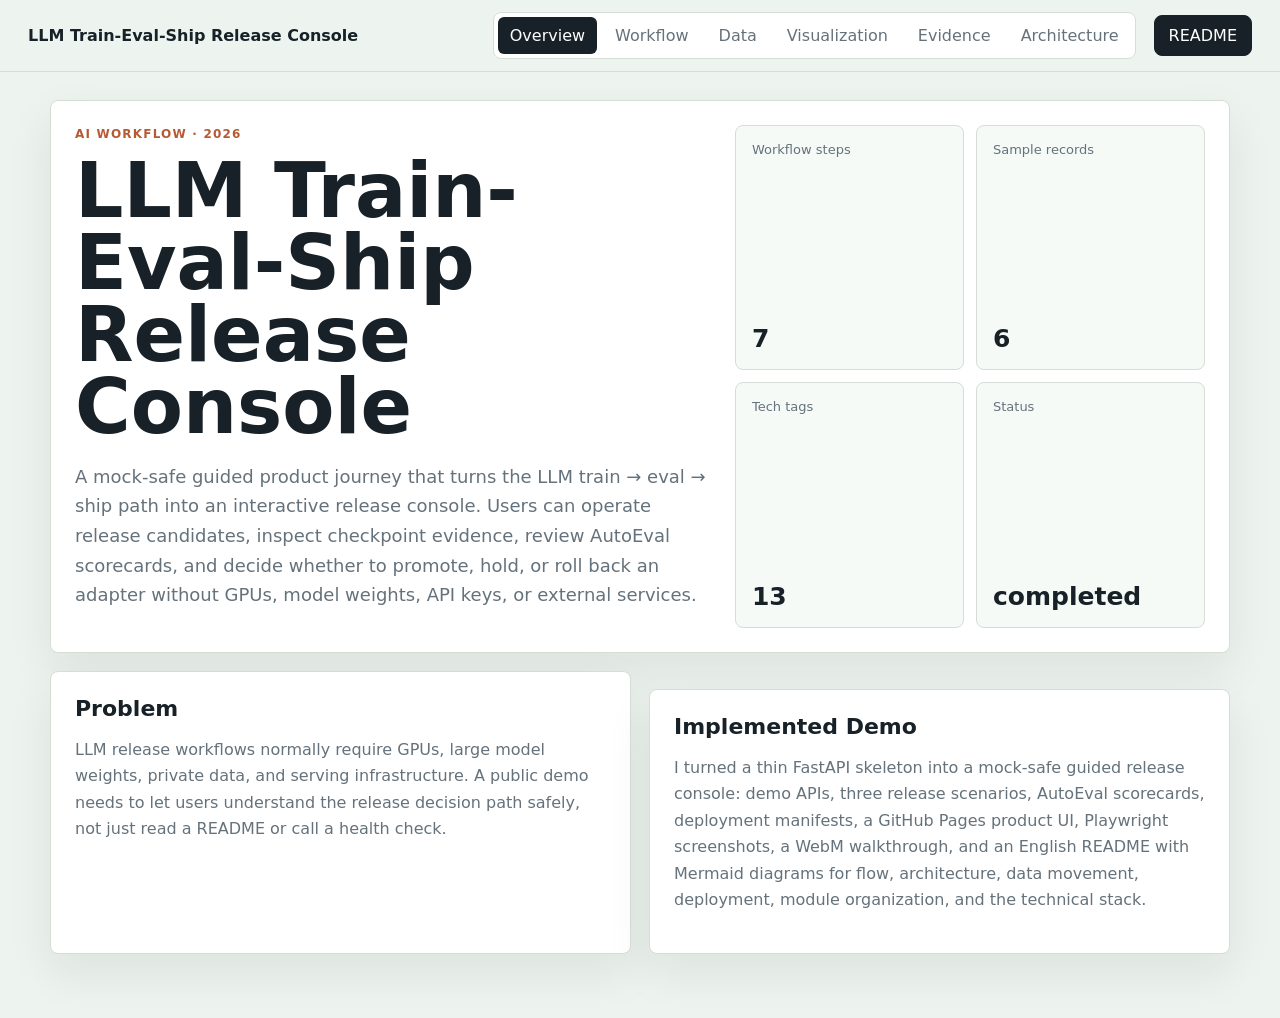
<file: index.html>
<!doctype html>
<html lang="en">
  <head>
    <meta charset="UTF-8" />
    <meta name="viewport" content="width=device-width, initial-scale=1.0" />
    <meta name="description" content="A mock-safe guided product journey that turns the LLM train → eval → ship path into an interactive release console. Users can operate release candidates, inspect checkpoint evidence, review AutoEval scorecards, and decide whether to promote, hold, or roll back an adapter without GPUs, model weights, API keys, or external services." />
    <title>LLM Train-Eval-Ship Release Console Demo</title>
    <link rel="stylesheet" href="./styles.css" />
  </head>
  <body data-project-demo="true">
    <div id="app"></div>
    <script>window.__PROJECT_DEMO__ = {"slug":"llm-train-eval-ship","title":"LLM Train-Eval-Ship Release Console","category":"AI workflow","status":"completed","year":2026,"summary":"A mock-safe guided product journey that turns the LLM train → eval → ship path into an interactive release console. Users can operate release candidates, inspect checkpoint evidence, review AutoEval scorecards, and decide whether to promote, hold, or roll back an adapter without GPUs, model weights, API keys, or external services.","problem":"LLM release workflows normally require GPUs, large model weights, private data, and serving infrastructure. A public demo needs to let users understand the release decision path safely, not just read a README or call a health check.","solution":"I turned a thin FastAPI skeleton into a mock-safe guided release console: demo APIs, three release scenarios, AutoEval scorecards, deployment manifests, a GitHub Pages product UI, Playwright screenshots, a WebM walkthrough, and an English README with Mermaid diagrams for flow, architecture, data movement, deployment, module organization, and the technical stack.","architecture":"This case study is generated from the portfolio catalog pipeline using README, Git metadata, package/build configuration, and media signals. The final architecture narrative still needs source-level review. Current detected technology signals include: Python, FastAPI, Uvicorn, Vanilla JavaScript, Playwright, FFmpeg, Docker, Nginx, GitHub Actions, GitHub Pages, Hugging Face, vLLM, TGI.","setupGuide":"This project does not expose a verified runnable web command yet. Review the README/source tree and add exact install, run, test, and build commands before interview use.\nNo verified build command was detected. Treat the current portfolio page as a case-study placeholder until build steps are reviewed.","technologies":["Python","FastAPI","Uvicorn","Vanilla JavaScript","Playwright","FFmpeg","Docker","Nginx","GitHub Actions","GitHub Pages","Hugging Face","vLLM","TGI"],"repoUrl":"https://github.com/Justin21523/LLM-train-eval-ship","readmeUrl":"https://github.com/Justin21523/LLM-train-eval-ship#readme","modules":[".github/",".gitignore","DEPLOYMENT.md","LICENSE","README.md","app/","docker/","docs/","portfolio-web/","requirements.txt","scripts/","tests/"],"features":["LLM Train-Eval-Ship","Product Positioning","Public Entry Points","System Architecture","Data And Control Flow","Module Organization","I turned a thin FastAPI skeleton into a mock-safe guided release console: demo APIs, three release scenarios, AutoEval scorecards, deployment manifests, a GitHub Pages product UI, Playwright screenshots, a WebM walkthrough, and an English README with Mermaid diagrams for flow, architecture, data movement, deployment, module organization, and the technical stack"],"records":[{"id":"R01","name":"LLM Train-Eval-Ship","owner":"Workflow","status":"Ready","score":62},{"id":"R02","name":"Product Positioning","owner":"Data","status":"Running","score":69},{"id":"R03","name":"Public Entry Points","owner":"Automation","status":"Review","score":76},{"id":"R04","name":"System Architecture","owner":"Review","status":"Complete","score":83},{"id":"R05","name":"Data And Control Flow","owner":"Delivery","status":"Ready","score":90},{"id":"R06","name":"Module Organization","owner":"Quality","status":"Running","score":97}]};</script>
    <script src="./main.js"></script>
  </body>
</html>
</file>
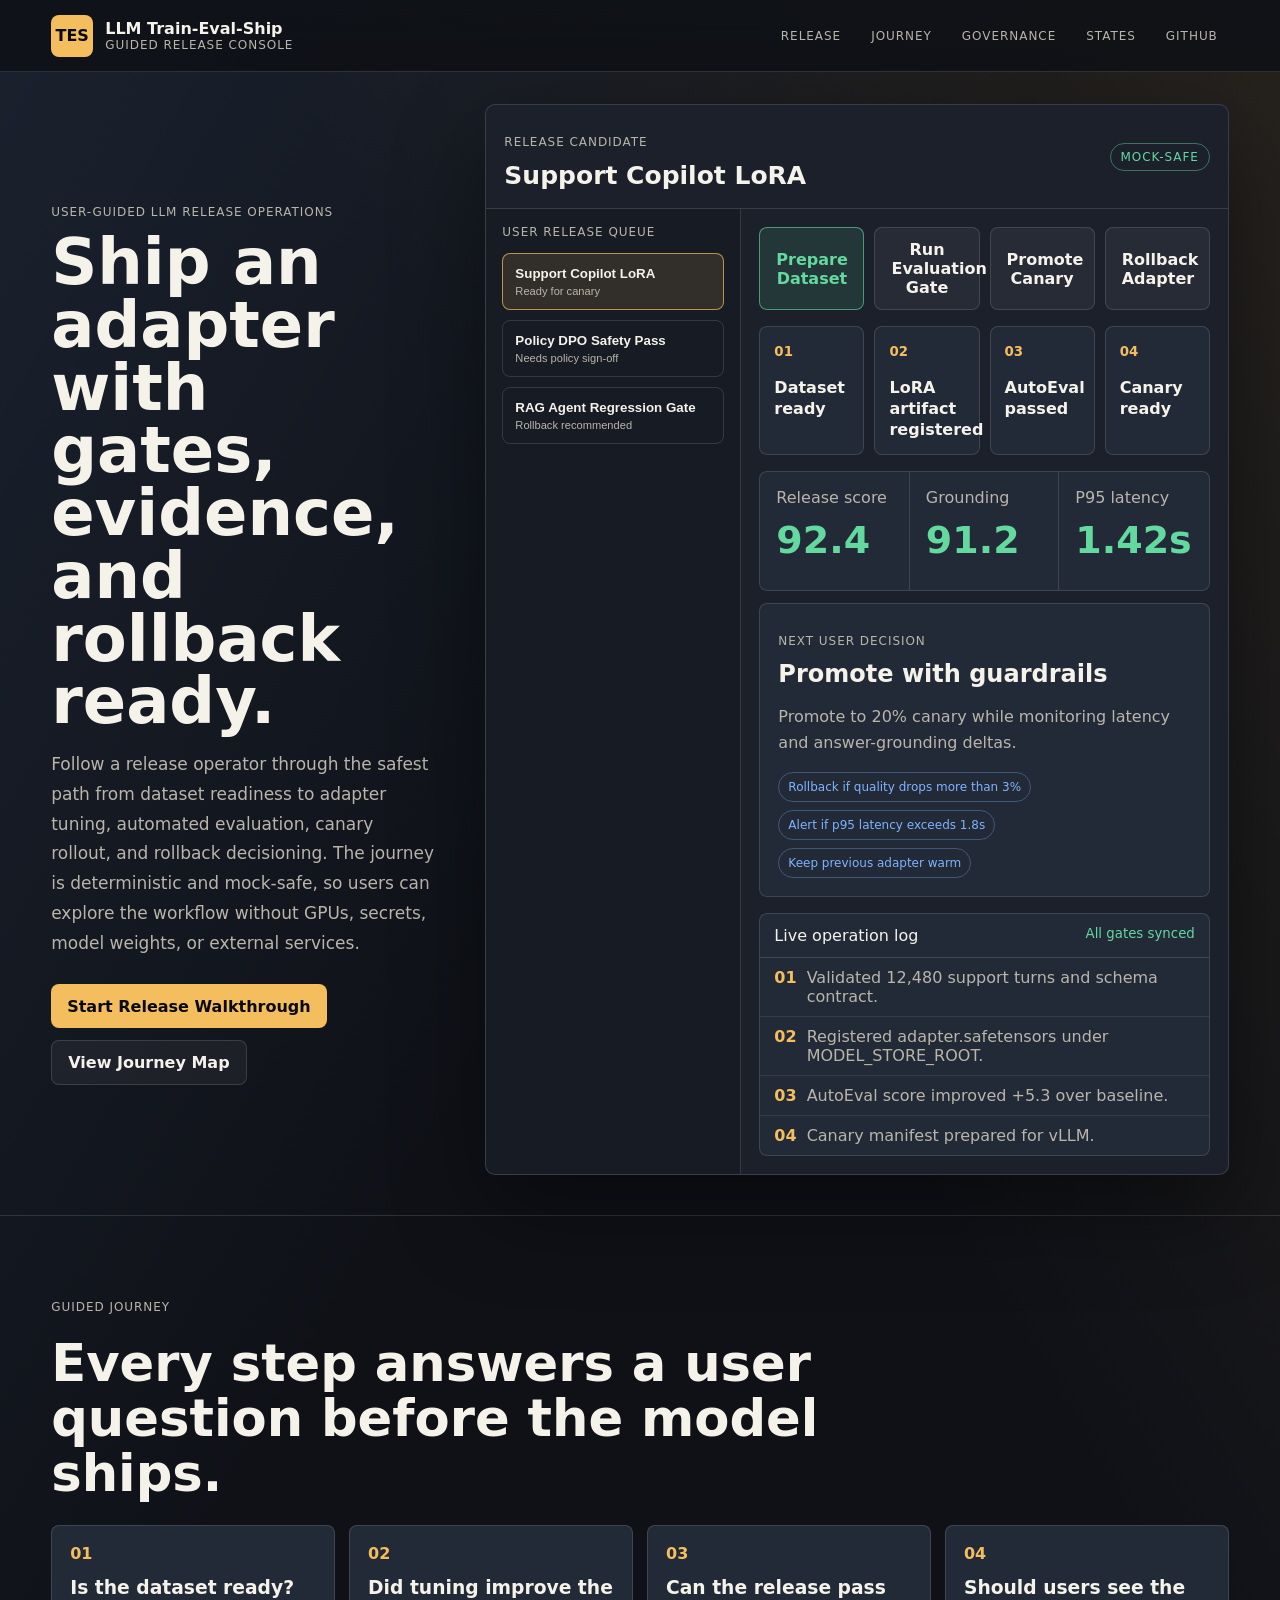
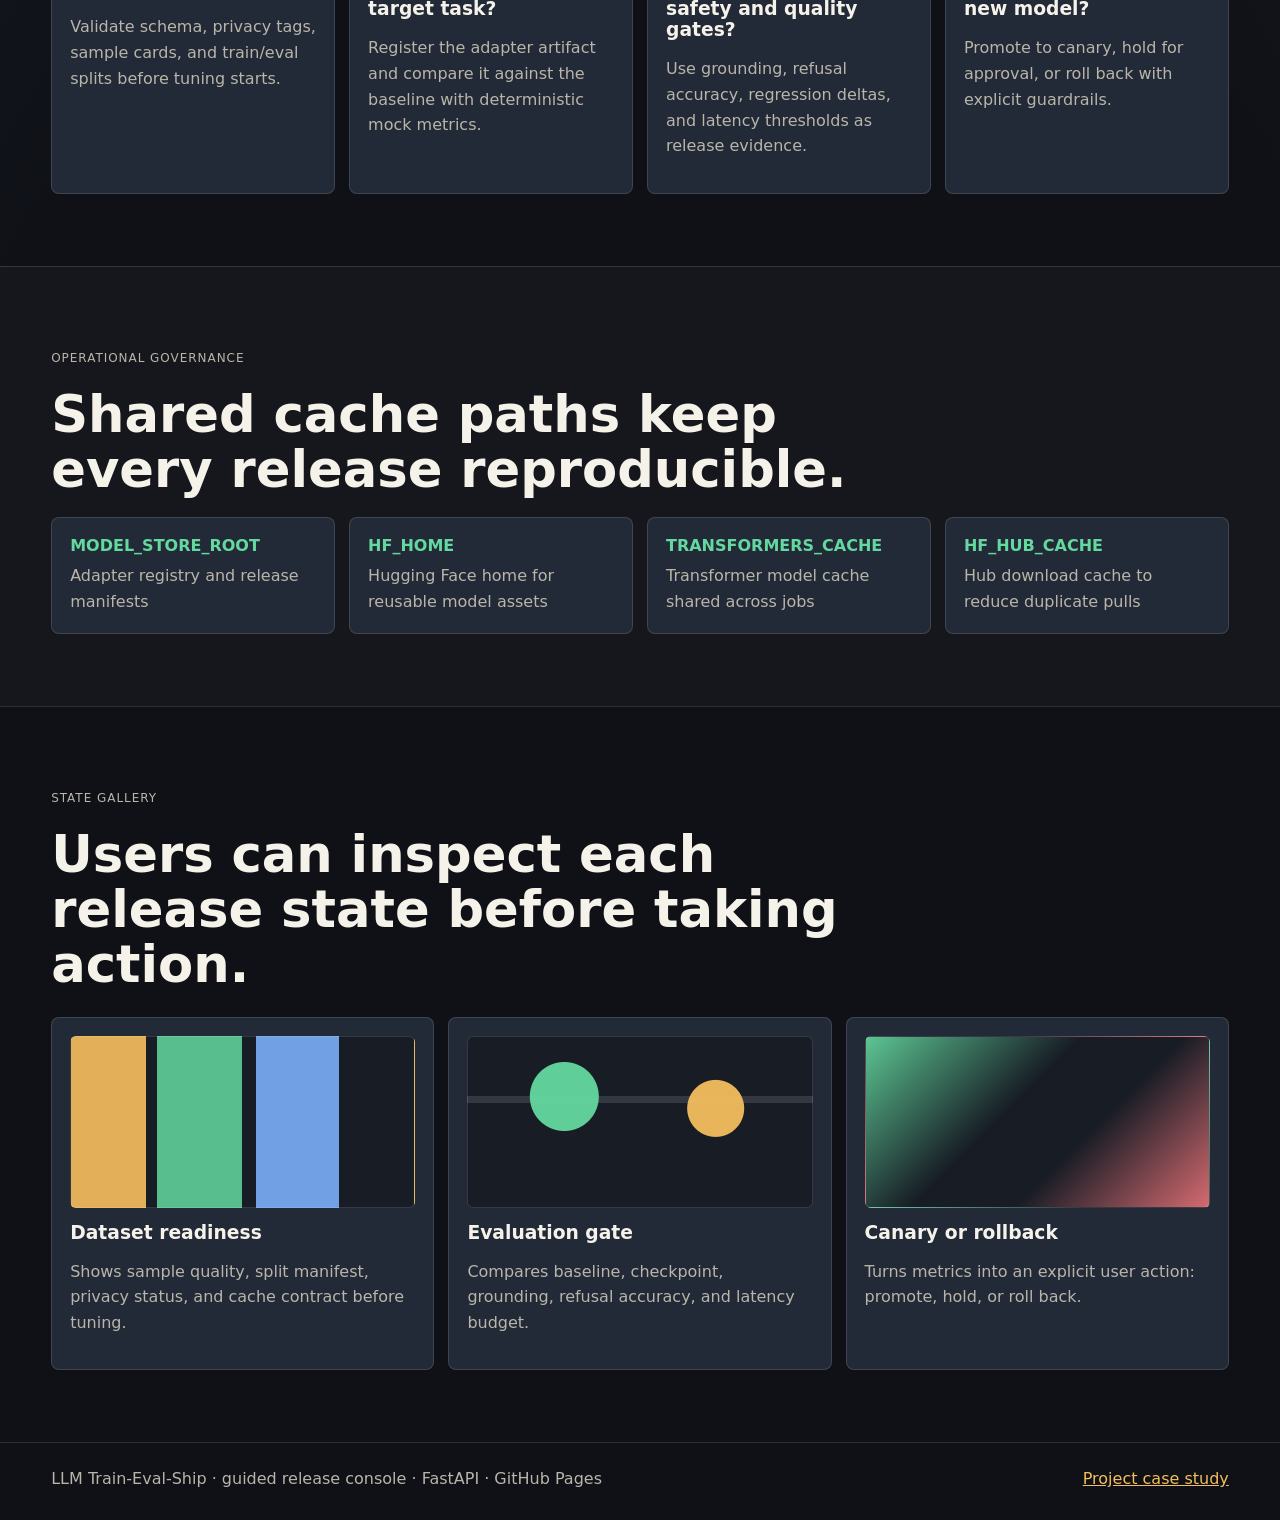
<file: portfolio-web/index.html>
<!doctype html>
<html lang="en">
  <head>
    <meta charset="UTF-8" />
    <meta name="viewport" content="width=device-width, initial-scale=1.0" />
    <title>LLM Train-Eval-Ship | Guided Release Console</title>
    <meta
      name="description"
      content="A mock-safe guided LLM release console for dataset readiness, adapter tuning, evaluation gates, canary deployment, and rollback decisions."
    />
    <link rel="stylesheet" href="./styles.css" />
  </head>
  <body>
    <header class="topbar">
      <a class="brand" href="#workspace" aria-label="LLM Train-Eval-Ship guided release console">
        <span class="brand-mark">TES</span>
        <span>
          <strong>LLM Train-Eval-Ship</strong>
          <small>Guided release console</small>
        </span>
      </a>
      <nav class="nav" aria-label="Product sections">
        <a href="#workspace">Release</a>
        <a href="#journey">Journey</a>
        <a href="#governance">Governance</a>
        <a href="#evidence">States</a>
        <a href="https://github.com/Justin21523/LLM-train-eval-ship">GitHub</a>
      </nav>
    </header>

    <main id="workspace">
      <section class="product-shell">
        <div class="journey-copy">
          <p class="eyebrow">User-guided LLM release operations</p>
          <h1>Ship an adapter with gates, evidence, and rollback ready.</h1>
          <p>
            Follow a release operator through the safest path from dataset readiness to adapter tuning,
            automated evaluation, canary rollout, and rollback decisioning. The journey is deterministic and
            mock-safe, so users can explore the workflow without GPUs, secrets, model weights, or external services.
          </p>
          <div class="hero-actions">
            <button class="primary-action" id="startJourney" type="button">Start Release Walkthrough</button>
            <a class="secondary-action" href="#journey">View Journey Map</a>
          </div>
        </div>

        <section class="release-console" aria-label="Interactive LLM release console">
          <div class="console-header">
            <div>
              <p class="panel-kicker">Release candidate</p>
              <h2 id="scenarioTitle">Support Copilot LoRA</h2>
            </div>
            <span class="mode-pill">MOCK-SAFE</span>
          </div>

          <div class="console-grid">
            <aside class="task-queue" aria-label="Release scenario queue">
              <p class="queue-label">User release queue</p>
              <button class="scenario active" data-scenario="support">
                <span>Support Copilot LoRA</span>
                <small>Ready for canary</small>
              </button>
              <button class="scenario" data-scenario="safety">
                <span>Policy DPO Safety Pass</span>
                <small>Needs policy sign-off</small>
              </button>
              <button class="scenario" data-scenario="rag">
                <span>RAG Agent Regression Gate</span>
                <small>Rollback recommended</small>
              </button>
            </aside>

            <div class="release-lane">
              <div class="action-bar">
                <button class="console-action active" data-action="prepare">Prepare Dataset</button>
                <button class="console-action" data-action="evaluate">Run Evaluation Gate</button>
                <button class="console-action" data-action="canary">Promote Canary</button>
                <button class="console-action" data-action="rollback">Rollback Adapter</button>
              </div>

              <div class="checkpoint-row" id="checkpointRow" aria-label="Release checkpoints"></div>

              <div class="decision-layout">
                <article class="scorecard" aria-label="Evaluation scorecard">
                  <div>
                    <span>Release score</span>
                    <strong id="overallScore">92.4</strong>
                  </div>
                  <div>
                    <span>Grounding</span>
                    <strong id="groundingScore">91.2</strong>
                  </div>
                  <div>
                    <span>P95 latency</span>
                    <strong id="latencyScore">1.42s</strong>
                  </div>
                </article>

                <article class="operator-panel">
                  <p class="panel-kicker">Next user decision</p>
                  <h3 id="decisionTitle">Promote with guardrails</h3>
                  <p id="decisionText">Promote to 20% canary while monitoring latency and answer-grounding deltas.</p>
                  <div class="guardrail-list" id="guardrailList"></div>
                </article>
              </div>

              <section class="event-log" aria-label="Release event log">
                <div class="event-log-header">
                  <span>Live operation log</span>
                  <small id="logState">All gates synced</small>
                </div>
                <div id="eventLog"></div>
              </section>
            </div>
          </div>
        </section>
      </section>

      <section class="section-band" id="journey">
        <div class="section-title">
          <p class="eyebrow">Guided Journey</p>
          <h2>Every step answers a user question before the model ships.</h2>
        </div>
        <div class="journey-map">
          <article class="journey-step">
            <span>01</span>
            <h3>Is the dataset ready?</h3>
            <p>Validate schema, privacy tags, sample cards, and train/eval splits before tuning starts.</p>
          </article>
          <article class="journey-step">
            <span>02</span>
            <h3>Did tuning improve the target task?</h3>
            <p>Register the adapter artifact and compare it against the baseline with deterministic mock metrics.</p>
          </article>
          <article class="journey-step">
            <span>03</span>
            <h3>Can the release pass safety and quality gates?</h3>
            <p>Use grounding, refusal accuracy, regression deltas, and latency thresholds as release evidence.</p>
          </article>
          <article class="journey-step">
            <span>04</span>
            <h3>Should users see the new model?</h3>
            <p>Promote to canary, hold for approval, or roll back with explicit guardrails.</p>
          </article>
        </div>
      </section>

      <section class="section-band governance-band" id="governance">
        <div class="section-title compact">
          <p class="eyebrow">Operational Governance</p>
          <h2>Shared cache paths keep every release reproducible.</h2>
        </div>
        <div class="governance-grid">
          <article>
            <strong>MODEL_STORE_ROOT</strong>
            <span>Adapter registry and release manifests</span>
          </article>
          <article>
            <strong>HF_HOME</strong>
            <span>Hugging Face home for reusable model assets</span>
          </article>
          <article>
            <strong>TRANSFORMERS_CACHE</strong>
            <span>Transformer model cache shared across jobs</span>
          </article>
          <article>
            <strong>HF_HUB_CACHE</strong>
            <span>Hub download cache to reduce duplicate pulls</span>
          </article>
        </div>
      </section>

      <section class="section-band" id="evidence">
        <div class="section-title">
          <p class="eyebrow">State Gallery</p>
          <h2>Users can inspect each release state before taking action.</h2>
        </div>
        <div class="state-grid">
          <article class="state-card">
            <div class="state-visual prepare"></div>
            <h3>Dataset readiness</h3>
            <p>Shows sample quality, split manifest, privacy status, and cache contract before tuning.</p>
          </article>
          <article class="state-card">
            <div class="state-visual evaluate"></div>
            <h3>Evaluation gate</h3>
            <p>Compares baseline, checkpoint, grounding, refusal accuracy, and latency budget.</p>
          </article>
          <article class="state-card">
            <div class="state-visual release"></div>
            <h3>Canary or rollback</h3>
            <p>Turns metrics into an explicit user action: promote, hold, or roll back.</p>
          </article>
        </div>
      </section>
    </main>

    <footer class="footer">
      <span>LLM Train-Eval-Ship · guided release console · FastAPI · GitHub Pages</span>
      <a href="https://justin21523.github.io/zh-TW/projects/llm-train-eval-ship/">Project case study</a>
    </footer>

    <script>
      const scenarios = {
        support: {
          title: "Support Copilot LoRA",
          scores: ["92.4", "91.2", "1.42s"],
          decisionTitle: "Promote with guardrails",
          decisionText: "Promote to 20% canary while monitoring latency and answer-grounding deltas.",
          guardrails: ["Rollback if quality drops more than 3%", "Alert if p95 latency exceeds 1.8s", "Keep previous adapter warm"],
          checkpoints: ["Dataset ready", "LoRA artifact registered", "AutoEval passed", "Canary ready"],
          log: [
            "Validated 12,480 support turns and schema contract.",
            "Registered adapter.safetensors under MODEL_STORE_ROOT.",
            "AutoEval score improved +5.3 over baseline.",
            "Canary manifest prepared for vLLM.",
          ],
          state: "All gates synced",
        },
        safety: {
          title: "Policy DPO Safety Pass",
          scores: ["95.1", "93.8", "1.36s"],
          decisionTitle: "Hold for policy approval",
          decisionText: "Safety metrics pass, but release requires a policy approval checkpoint before traffic shift.",
          guardrails: ["Require policy owner approval", "Keep DPO preference report attached", "Run jailbreak probe sample again"],
          checkpoints: ["Preference pairs checked", "DPO artifact registered", "Safety gate passed", "Approval pending"],
          log: [
            "Loaded 4,200 preference pairs.",
            "Safety refusal accuracy is above threshold.",
            "Jailbreak probe sample passed.",
            "Release is waiting for user approval.",
          ],
          state: "Approval pending",
        },
        rag: {
          title: "RAG Agent Regression Gate",
          scores: ["84.7", "79.9", "1.91s"],
          decisionTitle: "Rollback recommended",
          decisionText: "Grounding and latency regressed; keep users on the previous adapter until investigation completes.",
          guardrails: ["Rollback to previous adapter", "Open grounding regression incident", "Block canary promotion"],
          checkpoints: ["Corpus ready", "Adapter registered", "Regression detected", "Rollback hold"],
          log: [
            "Grounded answer rate dropped below release threshold.",
            "p95 latency exceeded the canary budget.",
            "Rollback plan attached to deployment manifest.",
            "Canary promotion blocked.",
          ],
          state: "Release blocked",
        },
      };

      const checkpointRow = document.querySelector("#checkpointRow");
      const title = document.querySelector("#scenarioTitle");
      const overall = document.querySelector("#overallScore");
      const grounding = document.querySelector("#groundingScore");
      const latency = document.querySelector("#latencyScore");
      const decisionTitle = document.querySelector("#decisionTitle");
      const decisionText = document.querySelector("#decisionText");
      const guardrailList = document.querySelector("#guardrailList");
      const eventLog = document.querySelector("#eventLog");
      const logState = document.querySelector("#logState");

      function renderScenario(key) {
        const scenario = scenarios[key];
        title.textContent = scenario.title;
        overall.textContent = scenario.scores[0];
        grounding.textContent = scenario.scores[1];
        latency.textContent = scenario.scores[2];
        decisionTitle.textContent = scenario.decisionTitle;
        decisionText.textContent = scenario.decisionText;
        logState.textContent = scenario.state;
        checkpointRow.innerHTML = scenario.checkpoints
          .map((stage, index) => `<article class="checkpoint"><small>0${index + 1}</small><strong>${stage}</strong></article>`)
          .join("");
        guardrailList.innerHTML = scenario.guardrails.map((item) => `<span>${item}</span>`).join("");
        eventLog.innerHTML = scenario.log.map((item, index) => `<p><span>${String(index + 1).padStart(2, "0")}</span>${item}</p>`).join("");
      }

      function activateScenario(key) {
        document.querySelectorAll(".scenario").forEach((item) => {
          item.classList.toggle("active", item.dataset.scenario === key);
        });
        renderScenario(key);
      }

      document.querySelectorAll(".scenario").forEach((button) => {
        button.addEventListener("click", () => activateScenario(button.dataset.scenario));
      });

      document.querySelectorAll(".console-action").forEach((button) => {
        button.addEventListener("click", () => {
          document.querySelectorAll(".console-action").forEach((item) => item.classList.remove("active"));
          button.classList.add("active");
        });
      });

      document.querySelector("#startJourney").addEventListener("click", () => {
        const keys = ["support", "safety", "rag", "support"];
        let index = 0;
        const timer = setInterval(() => {
          activateScenario(keys[index]);
          document.querySelectorAll(".console-action").forEach((item, actionIndex) => {
            item.classList.toggle("active", actionIndex === index % 4);
          });
          index += 1;
          if (index === keys.length) clearInterval(timer);
        }, 900);
      });

      renderScenario("support");
    </script>
  </body>
</html>
</file>
<file: styles.css>
:root {
  color-scheme: light;
  --bg: #edf3ef;
  --panel: #ffffff;
  --ink: #172127;
  --muted: #65727b;
  --line: #d5ddd6;
  --accent: #0b766a;
  --accent-2: #b65a34;
  --soft: #f5faf7;
}
* { box-sizing: border-box; }
body { margin: 0; min-height: 100vh; font-family: Inter, ui-sans-serif, system-ui, -apple-system, BlinkMacSystemFont, "Segoe UI", sans-serif; background: var(--bg); color: var(--ink); }
a { color: inherit; text-decoration: none; }
button, input { font: inherit; }
header { position: sticky; top: 0; z-index: 10; display: grid; grid-template-columns: minmax(220px, 1fr) auto auto; gap: 18px; align-items: center; min-height: 72px; padding: 0 28px; border-bottom: 1px solid var(--line); background: rgba(237, 243, 239, .92); backdrop-filter: blur(14px); }
.brand { font-weight: 850; line-height: 1.1; }
nav { display: flex; gap: 6px; padding: 4px; border: 1px solid var(--line); border-radius: 8px; background: white; }
nav button { border: 0; border-radius: 6px; padding: 9px 12px; background: transparent; color: var(--muted); text-transform: capitalize; cursor: pointer; }
nav button.active { color: white; background: var(--ink); }
.readme, .primary { border: 1px solid var(--ink); border-radius: 8px; padding: 10px 14px; color: white; background: var(--ink); cursor: pointer; }
main { width: min(1180px, calc(100% - 32px)); margin: 0 auto; padding: 28px 0 64px; }
.panel { border: 1px solid var(--line); border-radius: 8px; padding: 24px; background: var(--panel); box-shadow: 0 18px 46px rgba(23, 33, 39, .08); }
.panel + .panel { margin-top: 18px; }
.hero { display: grid; grid-template-columns: minmax(0, 1.15fr) minmax(300px, .85fr); gap: 24px; align-items: stretch; }
.eyebrow { margin: 0 0 10px; color: var(--accent-2); font-size: 12px; font-weight: 850; letter-spacing: .1em; text-transform: uppercase; }
h1 { margin: 0; max-width: 860px; font-size: clamp(34px, 6vw, 76px); line-height: .95; letter-spacing: 0; }
h2 { margin: 0 0 10px; font-size: 22px; letter-spacing: 0; }
p { color: var(--muted); line-height: 1.65; }
.lead { max-width: 760px; font-size: 18px; }
.metrics { display: grid; grid-template-columns: repeat(2, minmax(0, 1fr)); gap: 12px; }
.metric { min-height: 116px; display: flex; flex-direction: column; justify-content: space-between; border: 1px solid var(--line); border-radius: 8px; padding: 16px; background: var(--soft); }
.metric span { color: var(--muted); font-size: 13px; }
.metric strong { font-size: 25px; }
.split { display: grid; grid-template-columns: repeat(2, minmax(0, 1fr)); gap: 18px; margin-top: 18px; }
.section-head { display: flex; justify-content: space-between; gap: 16px; align-items: center; margin-bottom: 18px; }
.board { display: grid; grid-template-columns: repeat(auto-fit, minmax(210px, 1fr)); gap: 12px; }
.step { min-height: 180px; border: 1px solid var(--line); border-radius: 8px; padding: 16px; color: var(--ink); background: white; text-align: left; cursor: pointer; }
.step.selected { border-color: var(--accent); background: #edf8f5; }
.step span { color: var(--accent); font-weight: 900; }
.step strong { display: block; margin-top: 12px; font-size: 17px; }
.step em { display: inline-block; margin-top: 10px; color: var(--accent-2); font-style: normal; font-weight: 800; }
output { display: block; margin-top: 18px; border-radius: 8px; padding: 14px; color: white; background: var(--ink); }
input { width: min(320px, 100%); border: 1px solid var(--line); border-radius: 8px; padding: 10px 12px; }
.table { display: grid; gap: 8px; }
.row { display: grid; grid-template-columns: 78px minmax(0, 1fr) 120px 90px; gap: 12px; align-items: center; width: 100%; border: 1px solid var(--line); border-radius: 8px; padding: 12px; color: var(--ink); background: white; text-align: left; cursor: pointer; }
.row.selected { border-color: var(--accent); background: #edf8f5; }
.row span, .row em { color: var(--muted); font-style: normal; }
.row b { color: var(--accent); }
.viz { display: grid; gap: 12px; }
.bar-row { display: grid; grid-template-columns: 54px minmax(0, 1fr) 54px; gap: 12px; align-items: center; }
.bar-track { height: 20px; overflow: hidden; border: 1px solid var(--line); border-radius: 999px; background: #e3ebe5; }
.bar-fill { height: 100%; border-radius: inherit; background: linear-gradient(90deg, var(--accent), var(--accent-2)); }
.badge { border: 1px solid var(--line); border-radius: 999px; padding: 8px 12px; color: var(--accent); background: var(--soft); font-weight: 850; }
.chips { display: flex; flex-wrap: wrap; gap: 8px; }
.chips span { border: 1px solid var(--line); border-radius: 999px; padding: 7px 10px; color: var(--accent); background: var(--soft); font-size: 13px; }
pre { overflow: auto; border: 1px solid var(--line); border-radius: 8px; padding: 14px; color: #f6f8f5; background: #172127; }
.empty { padding: 18px; border: 1px dashed var(--line); border-radius: 8px; }
@media (max-width: 860px) {
  header { grid-template-columns: 1fr; padding: 14px 16px; }
  nav { overflow-x: auto; }
  .hero, .split { grid-template-columns: 1fr; }
  .row { grid-template-columns: 1fr; }
}
</file>
<file: portfolio-web/styles.css>
:root {
  color-scheme: dark;
  --bg: #0f1117;
  --bg-2: #151923;
  --panel: #1b202b;
  --panel-2: #232a37;
  --line: rgba(255, 255, 255, 0.13);
  --text: #f5f2ea;
  --muted: #b9b5aa;
  --amber: #f4bd5d;
  --green: #63d89f;
  --red: #f0757a;
  --blue: #7db4ff;
  --ink: #090a0d;
}

* {
  box-sizing: border-box;
}

html {
  scroll-behavior: smooth;
}

body {
  margin: 0;
  background:
    linear-gradient(120deg, rgba(125, 180, 255, 0.1), transparent 36%),
    linear-gradient(240deg, rgba(244, 189, 93, 0.1), transparent 34%),
    var(--bg);
  color: var(--text);
  font-family:
    Inter, ui-sans-serif, system-ui, -apple-system, BlinkMacSystemFont, "Segoe UI",
    "Noto Sans", sans-serif;
}

a {
  color: inherit;
}

.topbar {
  position: sticky;
  top: 0;
  z-index: 10;
  display: flex;
  min-height: 72px;
  align-items: center;
  justify-content: space-between;
  gap: 20px;
  border-bottom: 1px solid var(--line);
  background: rgba(15, 17, 23, 0.9);
  padding: 12px clamp(18px, 4vw, 56px);
  backdrop-filter: blur(18px);
}

.brand {
  display: flex;
  align-items: center;
  gap: 12px;
  text-decoration: none;
}

.brand-mark {
  display: grid;
  width: 42px;
  height: 42px;
  place-items: center;
  border-radius: 8px;
  background: var(--amber);
  color: var(--ink);
  font-weight: 900;
}

.brand strong,
.brand small {
  display: block;
}

.brand small,
.nav a,
.eyebrow,
.panel-kicker,
.mode-pill,
.queue-label {
  color: var(--muted);
  font-size: 12px;
  letter-spacing: 0.08em;
  text-transform: uppercase;
}

.nav {
  display: flex;
  flex-wrap: wrap;
  gap: 8px;
}

.nav a {
  border: 1px solid transparent;
  border-radius: 8px;
  padding: 9px 10px;
  text-decoration: none;
}

.nav a:hover {
  border-color: var(--line);
  background: rgba(255, 255, 255, 0.06);
  color: var(--text);
}

.product-shell,
.section-band,
.footer {
  width: min(1500px, 100%);
  margin: 0 auto;
  padding-right: clamp(18px, 4vw, 56px);
  padding-left: clamp(18px, 4vw, 56px);
}

.product-shell {
  display: grid;
  min-height: calc(100vh - 72px);
  grid-template-columns: minmax(340px, 0.68fr) minmax(640px, 1.32fr);
  gap: clamp(24px, 4vw, 52px);
  align-items: center;
  padding-top: 32px;
  padding-bottom: 40px;
}

.journey-copy h1,
.section-title h2 {
  margin: 0;
  letter-spacing: 0;
}

.journey-copy h1 {
  max-width: 760px;
  font-size: clamp(40px, 5vw, 78px);
  line-height: 0.98;
}

.journey-copy p:not(.eyebrow) {
  max-width: 660px;
  color: var(--muted);
  font-size: 17px;
  line-height: 1.75;
}

.hero-actions {
  display: flex;
  flex-wrap: wrap;
  gap: 12px;
  margin-top: 26px;
}

.primary-action,
.secondary-action,
.console-action {
  min-height: 44px;
  border-radius: 8px;
  padding: 12px 16px;
  font: inherit;
  font-weight: 750;
  text-decoration: none;
}

.primary-action {
  border: 0;
  background: var(--amber);
  color: var(--ink);
  cursor: pointer;
}

.secondary-action,
.console-action {
  border: 1px solid var(--line);
  background: rgba(255, 255, 255, 0.05);
  color: var(--text);
  cursor: pointer;
}

.release-console {
  border: 1px solid var(--line);
  border-radius: 10px;
  background: var(--panel);
  box-shadow: 0 36px 90px rgba(0, 0, 0, 0.4);
  overflow: hidden;
}

.console-header {
  display: flex;
  align-items: center;
  justify-content: space-between;
  gap: 16px;
  border-bottom: 1px solid var(--line);
  padding: 18px;
}

.console-header h2 {
  margin: 4px 0 0;
  font-size: 25px;
}

.mode-pill {
  border: 1px solid rgba(99, 216, 159, 0.45);
  border-radius: 999px;
  color: var(--green);
  padding: 6px 10px;
}

.console-grid {
  display: grid;
  grid-template-columns: 255px minmax(0, 1fr);
  min-height: 590px;
}

.task-queue {
  display: grid;
  align-content: start;
  gap: 10px;
  border-right: 1px solid var(--line);
  background: rgba(0, 0, 0, 0.16);
  padding: 16px;
}

.queue-label {
  margin: 0 0 4px;
}

.scenario {
  display: grid;
  gap: 4px;
  border: 1px solid var(--line);
  border-radius: 8px;
  background: transparent;
  color: var(--text);
  padding: 12px;
  text-align: left;
  cursor: pointer;
}

.scenario span {
  font-weight: 760;
}

.scenario small {
  color: var(--muted);
}

.scenario.active {
  border-color: rgba(244, 189, 93, 0.7);
  background: rgba(244, 189, 93, 0.12);
}

.release-lane {
  display: grid;
  gap: 16px;
  align-content: start;
  padding: 18px;
}

.action-bar {
  display: grid;
  grid-template-columns: repeat(4, minmax(0, 1fr));
  gap: 10px;
}

.console-action.active {
  border-color: rgba(99, 216, 159, 0.62);
  background: rgba(99, 216, 159, 0.12);
  color: var(--green);
}

.checkpoint-row {
  display: grid;
  grid-template-columns: repeat(4, minmax(0, 1fr));
  gap: 10px;
}

.checkpoint,
.scorecard,
.operator-panel,
.event-log,
.journey-step,
.state-card,
.governance-grid article {
  border: 1px solid var(--line);
  border-radius: 8px;
  background: var(--panel-2);
}

.checkpoint {
  min-height: 114px;
  padding: 14px;
}

.checkpoint small {
  color: var(--amber);
  font-weight: 900;
}

.checkpoint strong {
  display: block;
  margin-top: 18px;
  line-height: 1.3;
}

.decision-layout {
  display: grid;
  grid-template-columns: 1fr;
  gap: 12px;
}

.scorecard {
  display: grid;
  grid-template-columns: repeat(3, minmax(0, 1fr));
  gap: 0;
  overflow: hidden;
}

.scorecard div {
  min-height: 118px;
  border-right: 1px solid var(--line);
  padding: 16px;
}

.scorecard div:last-child {
  border-right: 0;
}

.scorecard span,
.scorecard small {
  color: var(--muted);
}

.scorecard strong {
  display: block;
  margin-top: 14px;
  color: var(--green);
  font-size: 38px;
  line-height: 1;
}

.operator-panel {
  padding: 18px;
}

.operator-panel h3 {
  margin: 6px 0 8px;
  font-size: 24px;
}

.operator-panel p:not(.panel-kicker) {
  color: var(--muted);
  line-height: 1.6;
}

.guardrail-list {
  display: flex;
  flex-wrap: wrap;
  gap: 8px;
  margin-top: 14px;
}

.guardrail-list span {
  border: 1px solid rgba(125, 180, 255, 0.32);
  border-radius: 999px;
  color: var(--blue);
  padding: 7px 9px;
  font-size: 12px;
}

.event-log {
  overflow: hidden;
}

.event-log-header {
  display: flex;
  justify-content: space-between;
  gap: 12px;
  border-bottom: 1px solid var(--line);
  padding: 12px 14px;
}

.event-log-header small {
  color: var(--green);
}

#eventLog {
  display: grid;
  gap: 0;
}

#eventLog p {
  display: flex;
  gap: 10px;
  margin: 0;
  border-bottom: 1px solid rgba(255, 255, 255, 0.08);
  color: var(--muted);
  padding: 10px 14px;
}

#eventLog p:last-child {
  border-bottom: 0;
}

#eventLog span {
  color: var(--amber);
  font-weight: 800;
}

.section-band {
  padding-top: 72px;
  padding-bottom: 72px;
  border-top: 1px solid var(--line);
}

.section-title {
  display: grid;
  max-width: 860px;
  gap: 10px;
  margin-bottom: 24px;
}

.section-title h2 {
  font-size: clamp(30px, 4vw, 52px);
  line-height: 1.08;
}

.section-title.compact {
  margin-bottom: 20px;
}

.journey-map,
.governance-grid,
.state-grid {
  display: grid;
  gap: 14px;
}

.journey-map,
.governance-grid {
  grid-template-columns: repeat(4, minmax(0, 1fr));
}

.state-grid {
  grid-template-columns: repeat(3, minmax(0, 1fr));
}

.journey-step,
.state-card,
.governance-grid article {
  padding: 18px;
}

.journey-step span {
  color: var(--amber);
  font-weight: 900;
}

.journey-step h3,
.state-card h3 {
  margin: 14px 0 8px;
}

.journey-step p,
.state-card p,
.governance-grid span {
  color: var(--muted);
  line-height: 1.6;
}

.governance-band {
  background: rgba(255, 255, 255, 0.025);
}

.governance-grid article {
  min-height: 112px;
  display: grid;
  align-content: center;
  gap: 8px;
}

.governance-grid strong {
  color: var(--green);
  overflow-wrap: anywhere;
}

.state-visual {
  min-height: 172px;
  border-radius: 6px;
  border: 1px solid var(--line);
}

.state-visual.prepare {
  background:
    linear-gradient(90deg, rgba(244, 189, 93, 0.92) 0 22%, transparent 22% 25%, rgba(99, 216, 159, 0.86) 25% 50%, transparent 50% 54%, rgba(125, 180, 255, 0.88) 54% 78%, transparent 78%),
    #171c25;
}

.state-visual.evaluate {
  background:
    radial-gradient(circle at 28% 35%, rgba(99, 216, 159, 0.95) 0 34px, transparent 35px),
    radial-gradient(circle at 72% 42%, rgba(244, 189, 93, 0.95) 0 28px, transparent 29px),
    linear-gradient(180deg, transparent 0 35%, rgba(255, 255, 255, 0.12) 35% 39%, transparent 39% 100%),
    #171c25;
}

.state-visual.release {
  background:
    linear-gradient(135deg, rgba(99, 216, 159, 0.9), transparent 42%),
    linear-gradient(315deg, rgba(240, 117, 122, 0.88), transparent 38%),
    #171c25;
}

.footer {
  display: flex;
  justify-content: space-between;
  gap: 16px;
  border-top: 1px solid var(--line);
  color: var(--muted);
  padding-top: 26px;
  padding-bottom: 32px;
}

.footer a {
  color: var(--amber);
}

@media (max-width: 1160px) {
  .product-shell {
    grid-template-columns: 1fr;
  }
}

@media (max-width: 820px) {
  .topbar,
  .footer {
    align-items: flex-start;
    flex-direction: column;
  }

  .console-grid,
  .action-bar,
  .checkpoint-row,
  .decision-layout,
  .scorecard,
  .journey-map,
  .governance-grid,
  .state-grid {
    grid-template-columns: 1fr;
  }

  .task-queue {
    border-right: 0;
    border-bottom: 1px solid var(--line);
  }

  .console-header {
    align-items: flex-start;
    flex-direction: column;
  }

  .scorecard div {
    border-right: 0;
    border-bottom: 1px solid var(--line);
  }
}
</file>
